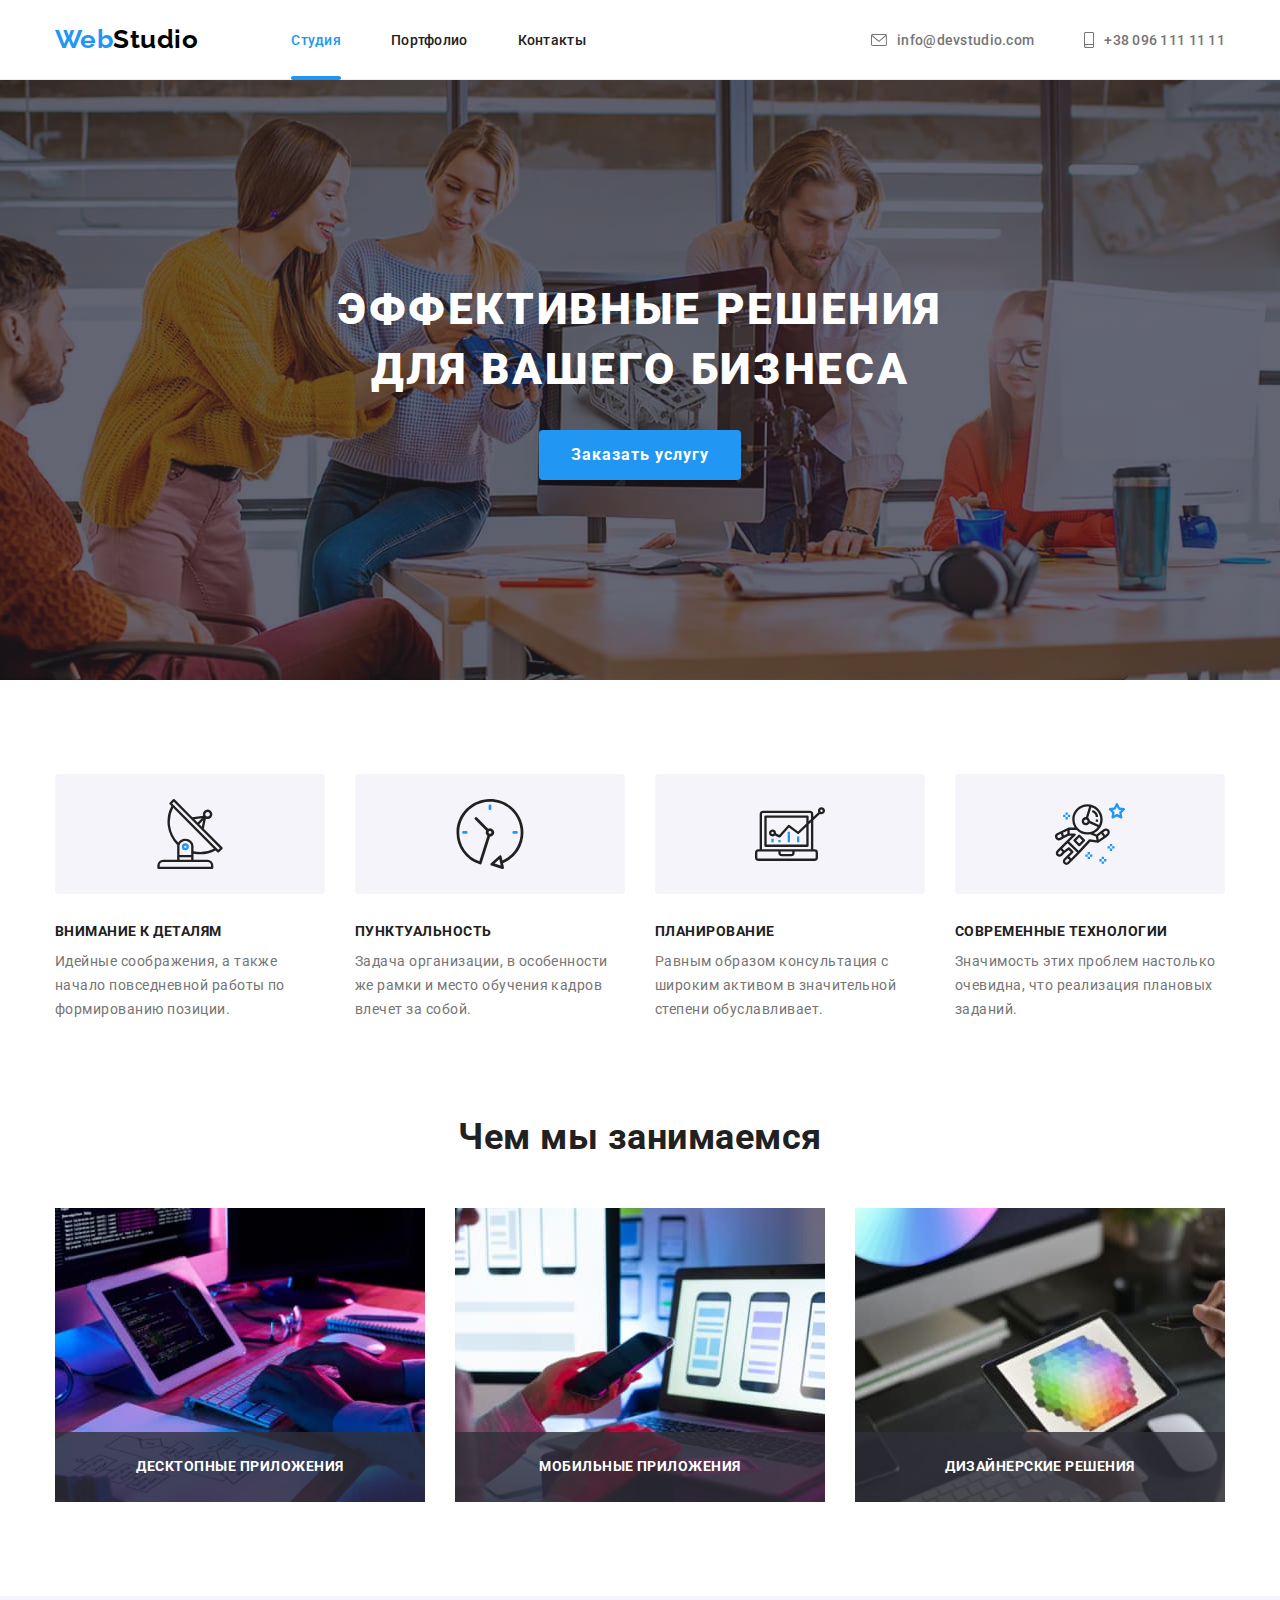
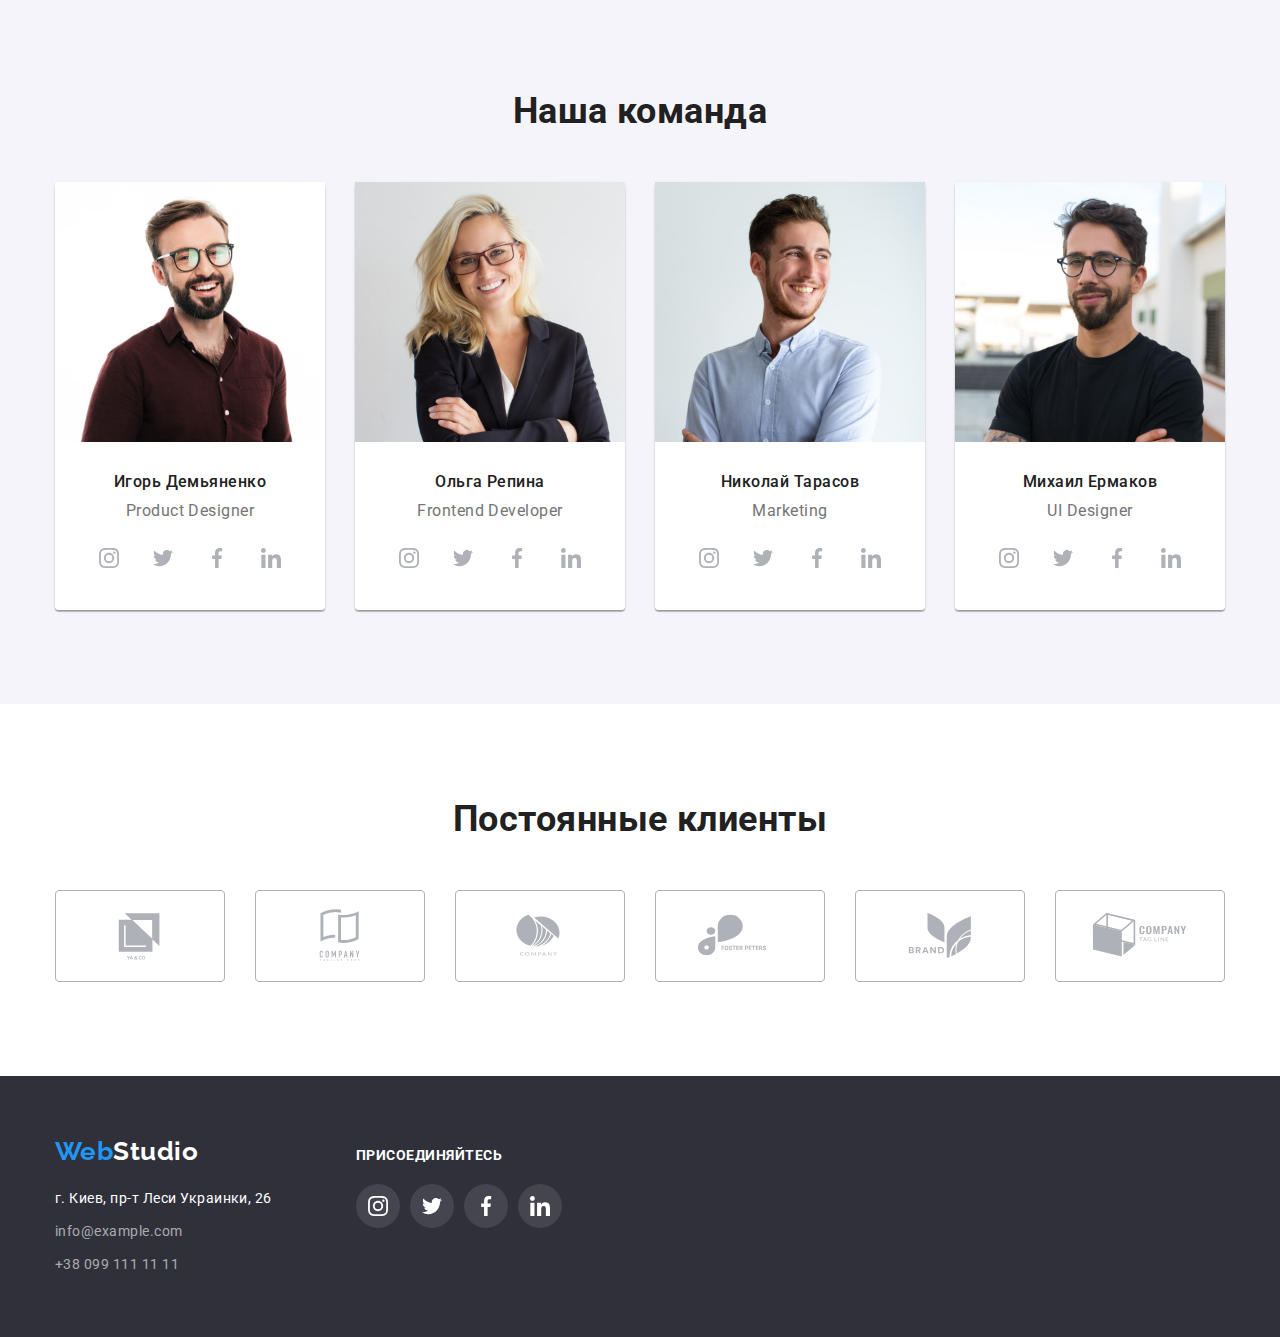
<file: index.html>
<!DOCTYPE html>
<html lang="ru">
<head>
    <meta charset="UTF-8">
    <meta http-equiv="X-UA-Compatible" content="IE=edge">
    <meta name="viewport" content="width=device-width, initial-scale=1.0">
    <title>Главная</title>
    <link rel="preconnect" href="https://fonts.gstatic.com">
    <link href="https://fonts.googleapis.com/css2?family=Raleway:wght@700&family=Roboto:wght@400;500;700;900&display=swap" rel="stylesheet">
    <link rel="stylesheet" href="./css/modern-normalize.css">
    <link rel="stylesheet" href="./css/styles.css">
</head>
<body>
    <!-- Верхняя панель -->   
    <header class="header"> 
        <div class="container">      
            <a href=" " class="header-logo"> <span class="logo-blue">Web</span>Studio</a>
            <nav>
                <ul class="header-nav">
                    <li class="header-nav-list"> <a href="./index.html " class="header-link-current">Студия</a> </li>
                    <li class="header-nav-list"> <a href="./portfolio.html" class="header-link">Портфолио</a> </li>
                    <li class="header-nav-list"> <a href=" " class="header-link">Контакты</a> </li>
                </ul>
            </nav>
                <ul class="header-address">
                    <li class="header-address-list"> 
                        <a href="mailto:info@devstudio.com" class="header-address-grey"> 
                            <svg class="icon-envelope" width="16" height="12">
                                <use href="./images/icons.svg#icon-envelope"></use>
                            </svg>
                        info@devstudio.com</a> 
                    </li>
                    <li class="header-address-list"> 
                        <a href="tel:+380961111111" class="header-address-grey">
                            <svg class="icon-smartphone" width="10" height="16">
                                <use href="./images/icons.svg#icon-smartphone"></use>
                            </svg>
                            +38 096 111 11 11</a> 
                    </li>
                </ul>
        </div>
    </header>   
    <!-- Контент -->
    <main class="studio">
        <!-- Эффективные решения -->
        <section class="studio-hero section">
            <div class="container">
                <h1 class="studio-title">Эффективные решения для вашего бизнеса</h1>
                <button type="button" class="button-orderservice" data-modal-open>Заказать услугу</button>
            </div>          
        </section>
        <!-- 4 пункта про нас -->
        <section class="studio-features section">
           <!-- <h2>Наши особенности</h2> -->
            <div class="container">
                <ul class="features-flex">
                    <li class="studio-list">
                        <div class="studio-list-icon">
                            <svg class="icon-feature" width="70" height="70">
                                <use href="./images/icons.svg#icon-antenna"></use>
                            </svg>
                        </div>
                        <h3 class="studio-item">Внимание к деталям</h3>
                        <p class="studio-text">Идейные соображения, а также начало повседневной работы по формированию позиции.</p>
                    </li>
                    <li class="studio-list">
                        <div class="studio-list-icon">
                            <svg class="icon-feature" width="70" height="70">
                                <use href="./images/icons.svg#icon-clock"></use>
                            </svg>
                        </div>
                        <h3 class="studio-item">Пунктуальность</h3>
                        <p class="studio-text">Задача организации, в особенности же рамки и место обучения кадров влечет за собой.</p>
                    </li>
                    <li class="studio-list">
                        <div class="studio-list-icon">
                            <svg class="icon-feature" width="70" height="70">
                                <use href="./images/icons.svg#icon-diagram"></use>
                            </svg>
                        </div>
                        <h3 class="studio-item">Планирование</h3>
                        <p class="studio-text">Равным образом консультация с широким активом в значительной степени обуславливает.</p>
                    </li>
                    <li class="studio-list">
                        <div class="studio-list-icon">
                            <svg class="icon-feature" width="70" height="70">
                                <use href="./images/icons.svg#icon-astronaut"></use>
                            </svg>
                        </div>
                        <h3 class="studio-item">Современные технологии</h3>
                        <p class="studio-text">Значимость этих проблем настолько очевидна, что реализация плановых заданий.</p>
                    </li>
                </ul>
            </div>
        </section>
        <!-- Чем мы занимаесмя -->
        <section class="studio-solutions section">
            <div class="container">
                <h2 class="studio-subtitle">Чем мы занимаемся</h2>
                    <ul class="solution-flex">
                        <li class="studio-image">
                            <img src="./images/doing1.jpg" alt="фото решений для ПК" width="370" />
                            <p class="studio-solution-text">Десктопные приложения</p>
                        </li>
                        <li class="studio-image">
                            <img src="./images/doing2.jpg" alt="фото решений для мобильных телефонов" width="370" />
                            <p class="studio-solution-text">Мобильные приложения</p>
                        </li>
                        <li class="studio-image">
                            <img src="./images/doing3.jpg" alt="фото решений для планшетов" width="370" />
                            <p class="studio-solution-text">Дизайнерские решения</p>
                        </li>
                    </ul>
            </div>
        </section>
        <!-- Наша команда-->
        <section class="studio-team section">
            <div class="container">
                <h2 class="studio-subtitle">Наша команда</h2>
                    <ul class="team-flex">
                        <li class="team-photocard">
                            <img src="./images/igor.jpg" alt="фото Игорь Демьяненко" width="270" /> 
                                <div class="team-text">
                                    <h3 class="team">Игорь Демьяненко</h3>
                                    <p class="team-position">Product Designer</p>
                                    <ul class=icon-social-flex>
                                        <li class="icon-social-list">
                                            <a href="" class="icon-social-link">
                                                <svg class="icon-social" width="20" height="20">
                                                    <use href="./images/icons.svg#icon-instagram"></use>
                                                </svg>
                                            </a>
                                        </li>
                                        <li class="icon-social-list">
                                            <a href="" class="icon-social-link">
                                                <svg class="icon-social" width="20" height="20">
                                                    <use href="./images/icons.svg#icon-twitter"></use>
                                                </svg>
                                            </a>
                                        </li>
                                        <li class="icon-social-list">
                                            <a href="" class="icon-social-link">
                                                <svg class="icon-social" width="20" height="20">
                                                    <use href="./images/icons.svg#icon-facebook"></use>
                                                </svg>
                                            </a>
                                        </li>
                                        <li class="icon-social-list">
                                            <a href="" class="icon-social-link">
                                                <svg class="icon-social" width="20" height="20">
                                                    <use href="./images/icons.svg#icon-linkedin"></use>
                                                </svg>
                                            </a>
                                        </li>
                                    </ul>
                                </div>
                        </li>
                        <li class="team-photocard">
                            <img src="./images/olga.jpg" alt="фото Ольга Репина" width="270" /> 
                                <div class="team-text">
                                    <h3 class="team">Ольга Репина</h3>
                                    <p class="team-position">Frontend Developer</p>
                                    <ul class=icon-social-flex>
                                        <li class="icon-social-list">
                                            <a href="" class="icon-social-link">
                                                <svg class="icon-social" width="20" height="20">
                                                    <use href="./images/icons.svg#icon-instagram"></use>
                                                </svg>
                                            </a>
                                        </li>
                                        <li class="icon-social-list">
                                            <a href="" class="icon-social-link">
                                                <svg class="icon-social" width="20" height="20">
                                                    <use href="./images/icons.svg#icon-twitter"></use>
                                                </svg>
                                            </a>
                                        </li>
                                        <li class="icon-social-list">
                                            <a href="" class="icon-social-link">
                                                <svg class="icon-social" width="20" height="20">
                                                    <use href="./images/icons.svg#icon-facebook"></use>
                                                </svg>
                                            </a>
                                        </li>
                                        <li class="icon-social-list">
                                            <a href="" class="icon-social-link">
                                                <svg class="icon-social" width="20" height="20">
                                                    <use href="./images/icons.svg#icon-linkedin"></use>
                                                </svg>
                                            </a>
                                        </li>
                                    </ul>
                                </div>
                        </li>
                        <li class="team-photocard">
                            <img src="./images/nicholas.jpg" alt="фото Николай Тарасов" width="270" /> 
                                <div class="team-text">       
                                    <h3 class="team">Николай Тарасов</h3>
                                    <p class="team-position">Marketing</p>
                                    <ul class=icon-social-flex>
                                        <li class="icon-social-list">
                                            <a href="" class="icon-social-link">
                                                <svg class="icon-social" width="20" height="20">
                                                    <use href="./images/icons.svg#icon-instagram"></use>
                                                </svg>
                                            </a>
                                        </li>
                                        <li class="icon-social-list">
                                            <a href="" class="icon-social-link">
                                                <svg class="icon-social" width="20" height="20">
                                                    <use href="./images/icons.svg#icon-twitter"></use>
                                                </svg>
                                            </a>
                                        </li>
                                        <li class="icon-social-list">
                                            <a href="" class="icon-social-link">
                                                <svg class="icon-social" width="20" height="20">
                                                    <use href="./images/icons.svg#icon-facebook"></use>
                                                </svg>
                                            </a>
                                        </li>
                                        <li class="icon-social-list">
                                            <a href="" class="icon-social-link">
                                                <svg class="icon-social" width="20" height="20">
                                                    <use href="./images/icons.svg#icon-linkedin"></use>
                                                </svg>
                                            </a>
                                        </li>
                                    </ul>
                                </div> 
                        </li>
                        <li class="team-photocard">
                            <img src="./images/michail.jpg" alt="фото Михаил Ермаков" width="270" /> 
                                <div class="team-text">
                                    <h3 class="team">Михаил Ермаков</h3>
                                    <p class="team-position">UI Designer</p>
                                    <ul class=icon-social-flex>
                                        <li class="icon-social-list">
                                            <a href="" class="icon-social-link">
                                                <svg class="icon-social" width="20" height="20">
                                                    <use href="./images/icons.svg#icon-instagram"></use>
                                                </svg>
                                            </a>
                                        </li>
                                        <li class="icon-social-list">
                                            <a href="" class="icon-social-link">
                                                <svg class="icon-social" width="20" height="20">
                                                    <use href="./images/icons.svg#icon-twitter"></use>
                                                </svg>
                                            </a>
                                        </li>
                                        <li class="icon-social-list">
                                            <a href="" class="icon-social-link">
                                                <svg class="icon-social" width="20" height="20">
                                                    <use href="./images/icons.svg#icon-facebook"></use>
                                                </svg>
                                            </a>
                                        </li>
                                        <li class="icon-social-list">
                                            <a href="" class="icon-social-link">
                                                <svg class="icon-social" width="20" height="20">
                                                    <use href="./images/icons.svg#icon-linkedin"></use>
                                                </svg>
                                            </a>
                                        </li>
                                    </ul>
                                </div> 
                        </li>
                    </ul>
            </div>
        </section>
             <!-- Постоянные клиенты-->
        <section  class="section">
            <div class="container">
                <h2 class="studio-subtitle">Постоянные клиенты</h2>
                    <ul class="client-flex">
                        <li class="client-margin">
                            <a href="" class="icon-clien-border">
                                <svg class="icon-client" width="106" height="60">
                                    <use href="./images/icons.svg#icon-client1"></use>
                                </svg>
                            </a>
                        </li>
                        <li class="client-margin">
                            <a href="" class="icon-clien-border">
                                <svg class="icon-client" width="106" height="60">
                                    <use href="./images/icons.svg#icon-client2"></use>
                                </svg>
                            </a>
                        </li>
                        <li class="client-margin">
                            <a href="" class="icon-clien-border">
                                <svg class="icon-client" width="106" height="60">
                                    <use href="./images/icons.svg#icon-client3"></use>
                                </svg>
                            </a>
                        </li>
                        <li class="client-margin">
                            <a href="" class="icon-clien-border">
                                <svg class="icon-client" width="106" height="60">
                                    <use href="./images/icons.svg#icon-client4"></use>
                                </svg>
                            </a>
                        </li>
                        <li class="client-margin">
                            <a href="" class="icon-clien-border">
                                <svg class="icon-client" width="106" height="60">
                                    <use href="./images/icons.svg#icon-client5"></use>
                                </svg>
                            </a>
                        </li>
                        <li class="client-margin">
                            <a href="" class="icon-clien-border">
                                <svg class="icon-client" width="106" height="60">
                                    <use href="./images/icons.svg#icon-client6"></use>
                                </svg>
                            </a>
                        </li>
                    </ul>

            </div>
        </section>
    </main>
    <!-- Нижняя панель -->
    <footer class="footer">
        <div class="container footer-flex">
            <div>
                <a href=" " class="footer-logo"><span class="logo-blue">Web</span>Studio</a>
                <address>
                    <ul class="footer-address">
                        <li class="footer-list">г. Киев, пр-т Леси Украинки, 26</li>
                        <li class="footer-list"> <a href="mailto:info@example.com" class="footer-address-white">info@example.com</a> </li>
                        <li class="footer-list"> <a href="tel:+380991111111" class="footer-address-white">+38 099 111 11 11</a> </li>
                    </ul>
                </address>
            </div>
            <div>
                <p class="footer-appeal">присоединяйтесь</p>
                <ul class=footer-icon-social-flex>
                    <li class="footer-icon-social-list">
                        <a href="" class="footer-icon-social-link">
                            <svg class="footer-icon-social" width="20" height="20">
                                <use href="./images/icons.svg#icon-instagram"></use>
                            </svg>
                        </a>
                    </li>
                    <li class="footer-icon-social-list">
                        <a href="" class="footer-icon-social-link">
                            <svg class="footer-icon-social" width="20" height="20">
                                <use href="./images/icons.svg#icon-twitter"></use>
                            </svg>
                        </a>
                    </li>
                    <li class="footer-icon-social-list">
                        <a href="" class="footer-icon-social-link">
                            <svg class="footer-icon-social" width="20" height="20">
                                <use href="./images/icons.svg#icon-facebook"></use>
                            </svg>
                        </a>
                    </li>
                    <li class="footer-icon-social-list">
                        <a href="" class="footer-icon-social-link">
                            <svg class="footer-icon-social" width="20" height="20">
                                <use href="./images/icons.svg#icon-linkedin"></use>
                            </svg>
                        </a>
                    </li>
                </ul>
            </div>  
        </div>
    </footer> 
    <!-- Модальное окно -->
    <div class="backdrop is-hidden" data-modal>
        <div class="modal">
            <p></p>
            <button class="button-close-modal" data-modal-close>
                <svg class="icon-cross" width="18" height="18">
                    <use href="./images/icons.svg#icon-cross"></use>
                </svg>
            </button>
        </div>
</div>  
    <script src="./js/modal.js"></script>
</body>
</html>
</file>
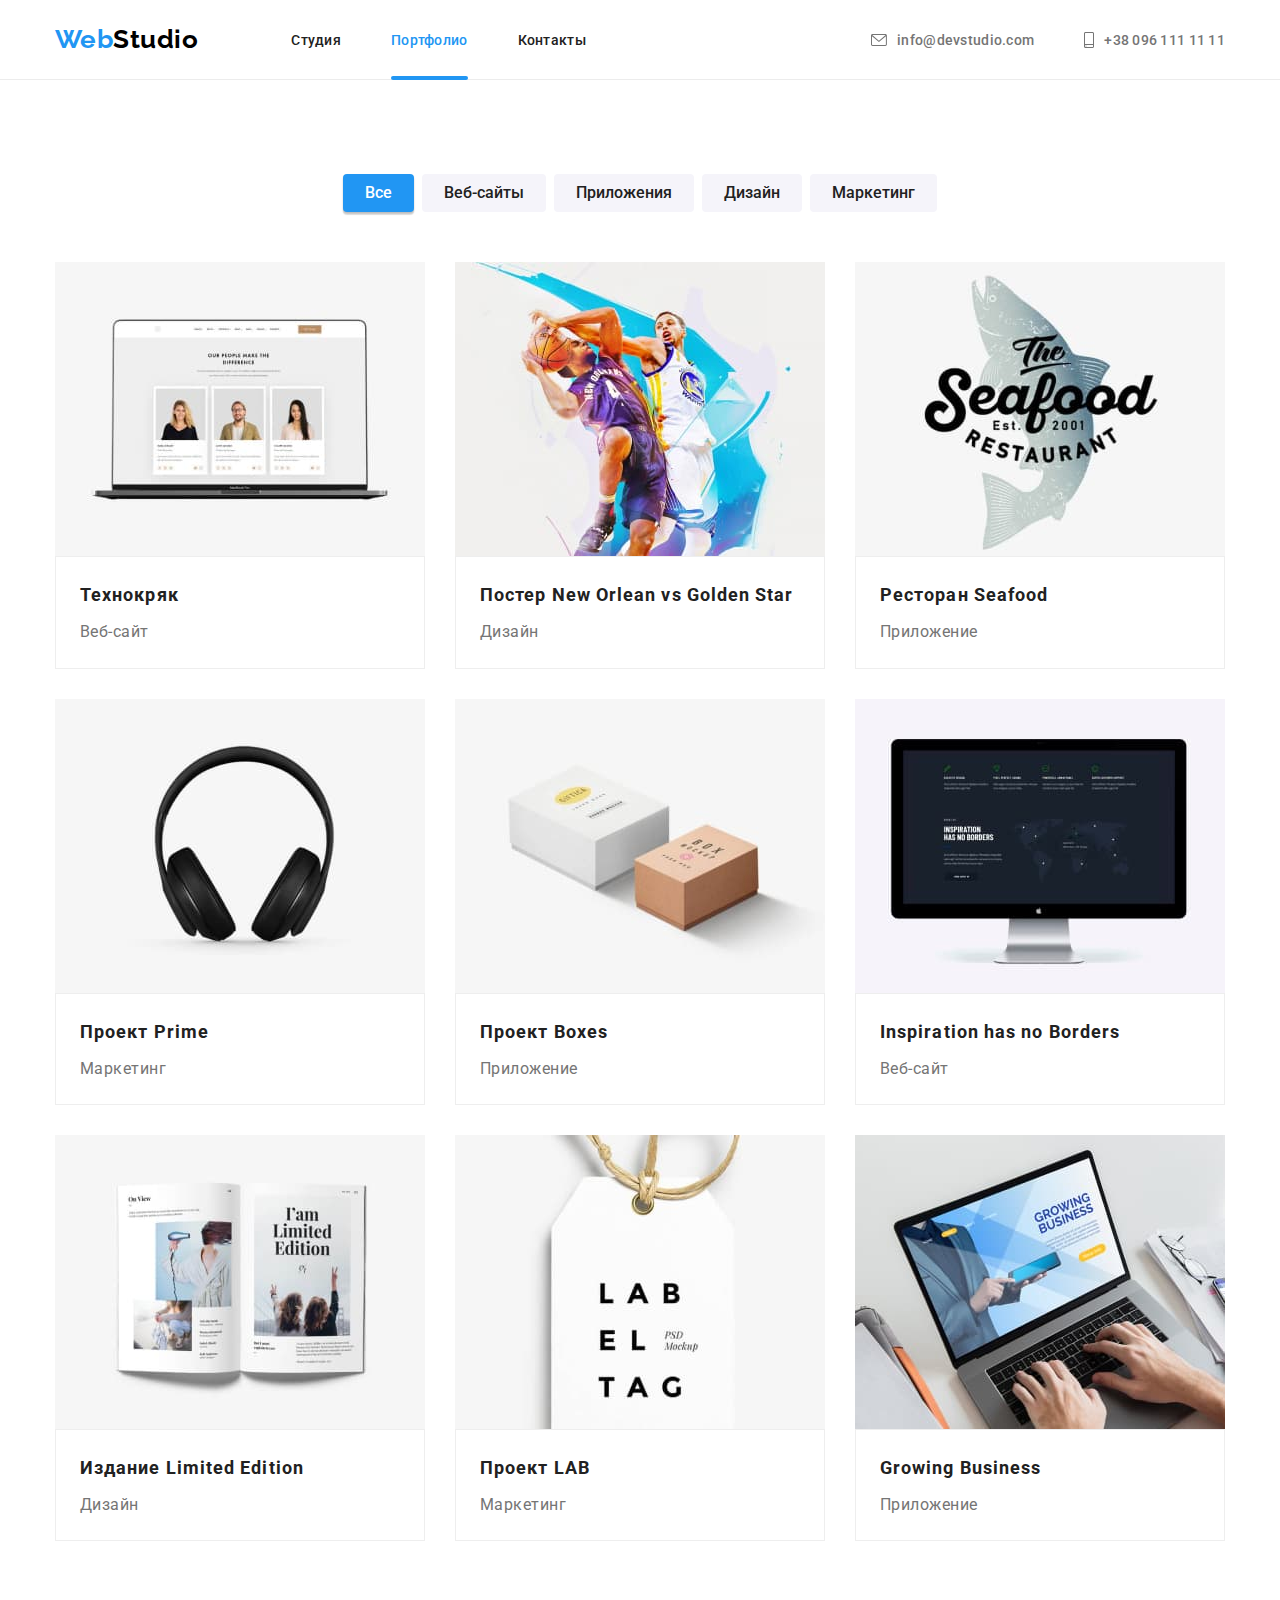
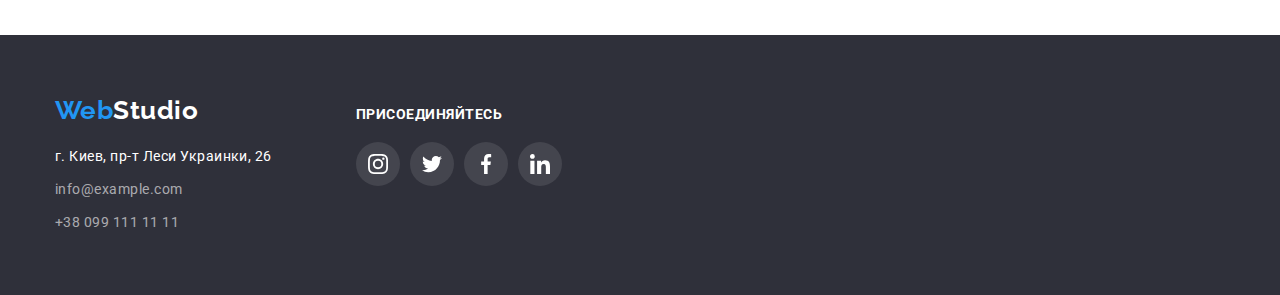
<file: portfolio.html>
<!DOCTYPE html>
<html lang="ru">
<head>
    <meta charset="UTF-8">
    <meta http-equiv="X-UA-Compatible" content="IE=edge">
    <meta name="viewport" content="width=device-width, initial-scale=1.0">
    <title>Портфолио</title>
    <link rel="preconnect" href="https://fonts.gstatic.com">
    <link href="https://fonts.googleapis.com/css2?family=Raleway:wght@700&family=Roboto:wght@400;500;700;900&display=swap" rel="stylesheet">    
    <link rel="stylesheet" href="./css/modern-normalize.css">
    <link rel="stylesheet" href="./css/styles.css">
</head>
<body>
    <!-- Верхняя панель -->
    <header class="header"> 
        <div class="container">      
            <a href=" " class="header-logo"> <span class="logo-blue">Web</span>Studio</a>
            <nav>
                <ul class="header-nav">
                    <li class="header-nav-list"> <a href="./index.html " class="header-link">Студия</a> </li>
                    <li class="header-nav-list"> <a href="./portfolio.html" class="header-link-current">Портфолио</a> </li>
                    <li class="header-nav-list"> <a href=" " class="header-link">Контакты</a> </li>
                </ul>
            </nav>
                <ul class="header-address">
                    <li class="header-address-list"> 
                        <a href="mailto:info@devstudio.com" class="header-address-grey"> 
                            <svg class="icon-envelope" width="16" height="12">
                                <use href="./images/icons.svg#icon-envelope"></use>
                            </svg>
                        info@devstudio.com</a> 
                    </li>
                    <li class="header-address-list"> 
                        <a href="tel:+380961111111" class="header-address-grey">
                            <svg class="icon-smartphone" width="10" height="16">
                                <use href="./images/icons.svg#icon-smartphone"></use>
                            </svg>
                            +38 096 111 11 11</a> 
                    </li>
                </ul>
        </div>
    </header>     
    <!-- Контент -->
    <main class="portfolio">
    <!-- <h1>Портфолио</h1>-->
        <section class="portfolio-works section"> 
            <!-- Кнопки на примеры работ-->
           <div class="container">
                <ul class="porfolio-nav">
                    <li> <button type="button" class="button-portfolio-current">Все</button>
                    <li> <button type="button" class="button-portfolio">Веб-сайты</button> 
                    <li> <button type="button" class="button-portfolio">Приложения</button> 
                    <li> <button type="button" class="button-portfolio">Дизайн</button>  
                    <li> <button type="button" class="button-portfolio">Маркетинг</button>          
                </ul>
           </div>
          <!-- <h2>Примеры работ</h2> -->
           <div class="container">
                <ul class="portfolio-project">
                    <li class="porfolio-card">
                        <a href="" class="porfolio-card-hover">
                            <div class="portfolio-overlay-image">
                                <img src="./images/portfolio/technokryak.jpg" alt="фото Технокряк" width="370" />  
                                <div class="portfolio-overlay">
                                    <p class="portfolio-overlay-text">Технокряк это современная площадка распространения коронавируса. Компании используют эту платформу для цифрового шпионажа и атак на защищённые сервера конкурентов.</p>
                                </div>
                            </div>                
                            <div class="portfolio-text">
                                    <h3 class="portfolio-item">Технокряк</h3>
                                    <p class="portfolio-form">Веб-сайт</p>
                            </div>
                        </a>
                    </li>
                    <li class="porfolio-card">
                        <a href="" class="porfolio-card-hover">
                            <div class="portfolio-overlay-image">
                                <img src="./images/portfolio/star.jpg" alt="фото Постер New Orlean vs Golden Star" width="370" /> 
                                    <div class="portfolio-overlay">
                                        <p class="portfolio-overlay-text">Технокряк это современная площадка распространения коронавируса. Компании используют эту платформу для цифрового шпионажа и атак на защищённые сервера конкурентов.</p>
                                    </div>
                            </div>    
                            <div class="portfolio-text">
                                    <h3 class="portfolio-item">Постер New Orlean vs Golden Star</h3>
                                    <p class="portfolio-form">Дизайн</p>
                                </div>
                        </a>
                    </li>
                    <li class="porfolio-card">
                        <a href="" class="porfolio-card-hover">
                            <div class="portfolio-overlay-image">
                                <img src="./images/portfolio/seafood.jpg" alt="фото Ресторан Seafood" width="370" /> 
                                    <div class="portfolio-overlay">
                                        <p class="portfolio-overlay-text">Технокряк это современная площадка распространения коронавируса. Компании используют эту платформу для цифрового шпионажа и атак на защищённые сервера конкурентов.</p>
                                    </div>
                            </div>    
                            <div class="portfolio-text">
                                    <h3 class="portfolio-item">Ресторан Seafood</h3>
                                    <p class="portfolio-form">Приложение</p>
                                </div>
                        </a>
                    </li>
                    <li class="porfolio-card">
                        <a href="" class="porfolio-card-hover">
                            <div class="portfolio-overlay-image">
                                <img src="./images/portfolio/prime.jpg" alt="фото Проект Prime" width="370" /> 
                                    <div class="portfolio-overlay">
                                        <p class="portfolio-overlay-text">Технокряк это современная площадка распространения коронавируса. Компании используют эту платформу для цифрового шпионажа и атак на защищённые сервера конкурентов.</p>
                                    </div>    
                            </div>    
                            <div class="portfolio-text">
                                    <h3 class="portfolio-item">Проект Prime</h3>
                                    <p class="portfolio-form">Маркетинг</p>
                            </div>
                        </a>
                    </li>
                    <li class="porfolio-card">
                        <a href="" class="porfolio-card-hover">
                            <div class="portfolio-overlay-image">
                                <img src="./images/portfolio/boxes.jpg" alt="фото Проект Boxes" width="370" /> 
                                    <div class="portfolio-overlay">
                                        <p class="portfolio-overlay-text">Технокряк это современная площадка распространения коронавируса. Компании используют эту платформу для цифрового шпионажа и атак на защищённые сервера конкурентов.</p>
                                    </div>    
                            </div>    
                            <div class="portfolio-text">
                                    <h3 class="portfolio-item">Проект Boxes</h3>
                                    <p class="portfolio-form">Приложение</p>
                            </div>
                        </a>
                    </li>
                    <li class="porfolio-card">
                        <a href="" class="porfolio-card-hover">
                            <div class="portfolio-overlay-image">
                                <img src="./images/portfolio/borders.jpg" alt="фото Inspiration has no Borders" width="370" /> 
                                    <div class="portfolio-overlay">
                                        <p class="portfolio-overlay-text">Технокряк это современная площадка распространения коронавируса. Компании используют эту платформу для цифрового шпионажа и атак на защищённые сервера конкурентов.</p>
                                    </div>
                            </div>    
                            <div class="portfolio-text">
                                    <h3 class="portfolio-item">Inspiration has no Borders</h3>
                                    <p class="portfolio-form">Веб-сайт</p>
                            </div>
                        </a>
                    </li>
                    <li class="porfolio-card">
                        <a href="" class="porfolio-card-hover">
                            <div class="portfolio-overlay-image">
                                <img src="./images/portfolio/edition.jpg" alt="фото Издание Limited Edition" width="370" /> 
                                    <div class="portfolio-overlay">
                                        <p class="portfolio-overlay-text">Технокряк это современная площадка распространения коронавируса. Компании используют эту платформу для цифрового шпионажа и атак на защищённые сервера конкурентов.</p>
                                    </div>
                            </div>    
                            <div class="portfolio-text">
                                    <h3 class="portfolio-item">Издание Limited Edition</h3>
                                    <p class="portfolio-form">Дизайн</p>
                            </div> 
                        </a>
                    </li>
                    <li class="porfolio-card">
                        <a href="" class="porfolio-card-hover">
                            <div class="portfolio-overlay-image">
                                <img src="./images/portfolio/lab.jpg" alt="фото Проект LAB" width="370" /> 
                                    <div class="portfolio-overlay">
                                        <p class="portfolio-overlay-text">Технокряк это современная площадка распространения коронавируса. Компании используют эту платформу для цифрового шпионажа и атак на защищённые сервера конкурентов.</p>
                                    </div>
                            </div>    
                            <div class="portfolio-text">
                                    <h3 class="portfolio-item">Проект LAB</h3>
                                    <p class="portfolio-form">Маркетинг</p>
                            </div>
                        </a>
                    </li>
                    <li class="porfolio-card">
                        <a href="" class="porfolio-card-hover">
                            <div class="portfolio-overlay-image">
                                <img src="./images/portfolio/business.jpg" alt="фото Growing Business" width="370" /> 
                                    <div class="portfolio-overlay">
                                        <p class="portfolio-overlay-text">Технокряк это современная площадка распространения коронавируса. Компании используют эту платформу для цифрового шпионажа и атак на защищённые сервера конкурентов.</p>
                                    </div>
                            </div>    
                            <div class="portfolio-text">
                                    <h3 class="portfolio-item">Growing Business</h3>
                                    <p class="portfolio-form">Приложение</p>
                            </div>
                        </a>
                    </li>
                </ul>
           </div>
        </section>
    </main>
     <!-- Нижняя панель -->
     <footer class="footer">
        <div class="container footer-flex">
            <div>
                <a href=" " class="footer-logo"><span class="logo-blue">Web</span>Studio</a>
                <address>
                    <ul class="footer-address">
                        <li class="footer-list">г. Киев, пр-т Леси Украинки, 26</li>
                        <li class="footer-list"> <a href="mailto:info@example.com" class="footer-address-white">info@example.com</a> </li>
                        <li class="footer-list"> <a href="tel:+380991111111" class="footer-address-white">+38 099 111 11 11</a> </li>
                    </ul>
                </address>
            </div>
            <div>
                <p class="footer-appeal">присоединяйтесь</p>
                <ul class=footer-icon-social-flex>
                    <li class="footer-icon-social-list">
                        <a href="" class="footer-icon-social-link">
                            <svg class="footer-icon-social" width="20" height="20">
                                <use href="./images/icons.svg#icon-instagram"></use>
                            </svg>
                        </a>
                    </li>
                    <li class="footer-icon-social-list">
                        <a href="" class="footer-icon-social-link">
                            <svg class="footer-icon-social" width="20" height="20">
                                <use href="./images/icons.svg#icon-twitter"></use>
                            </svg>
                        </a>
                    </li>
                    <li class="footer-icon-social-list">
                        <a href="" class="footer-icon-social-link">
                            <svg class="footer-icon-social" width="20" height="20">
                                <use href="./images/icons.svg#icon-facebook"></use>
                            </svg>
                        </a>
                    </li>
                    <li class="footer-icon-social-list">
                        <a href="" class="footer-icon-social-link">
                            <svg class="footer-icon-social" width="20" height="20">
                                <use href="./images/icons.svg#icon-linkedin"></use>
                            </svg>
                        </a>
                    </li>
                </ul>
            </div>  
        </div>
    </footer>   
</body>
</html>
</file>
<file: css/styles.css>
/* Переменные */
:root {
    --black-color-text: #212121;
    --black-color: #000000;
    --white-color: #FFFFFF;
    --blue-color-text: #2196F3;
    --grey-color-text: #757575;
    --grey-color-icon: #AFB1B8;
    --black-background-color: #2F303A;
    --grey-background-color: #F5F4FA;
    --main-font: 'Roboto', sans-serif;
    --accent-font: 'Raleway', sans-serif;
    --timing-function: cubic-bezier(0.4, 0, 0.2, 1);
}
/* Общие стили */
body {
    font-family: var(--main-font);
    color: var(--black-color-text);
    background-color: var(--white-color);
    letter-spacing: 0.03em;
    margin: 0;
}
ul {
    list-style: none;
    margin-top: 0;
    margin-bottom: 0;
    padding: 0;
}
h1,
h2,
h3,
h4,
h5,
h6,
p {
  margin: 0;
}
img {
    display: block;
    max-width: 100%;
    height: auto;
}
.container {
    width: 1200px;
    margin: 0 auto;
    padding: 0 15px;
}
.section {
    padding-top: 94px;
    padding-bottom: 94px;
}
/* Стили верхней панели */
.header {
    border-bottom: 1px solid #ECECEC;
}
.header .container{
    display: flex;
    align-items: center;
}
.header-logo {
    display: inline-block;
    margin-right: 93px;
    padding-top: 24px;
    padding-bottom: 25px;
    text-decoration: none;
    font-family: var(--accent-font);
    font-weight: 700;
    font-size: 26px;
    line-height: 1.17;
    color: var(--black-color);
}
.header-nav,
.header-address {
    display: flex;
    font-weight: 500;
    font-size: 14px;
    line-height: 1.17;
}
.header-nav .header-nav-list:not(:last-child),
.header-address .header-address-list:not(:last-child) {
    margin-right: 50px;
}
.header-address {
    margin-left: auto;
}
.header-link,
.header-link-current,
.header-address-grey {
    display: block;
    padding-top: 32px;
    padding-bottom: 31px;
    text-decoration: none;
    letter-spacing: 0.02em;
    font-family: inherit;
    color: inherit;
    transition: color 250ms var(--timing-function);
}
.header-address-grey {
    display: flex;
    justify-content: center;
    align-items: center;
    color: var(--grey-color-text);
}
.logo-blue,
.header-link:hover,
.header-link:focus,
.header-address-grey:hover,
.header-address-grey:focus,
.header .header-link-current {
    color: var(--blue-color-text);
}
.header-link-current {
    position: relative;
}
.header-link-current::after {
    content: "";
    display: block;
    position: absolute;
    margin-top: 28px;
    width: 100%;
    height: 4px;
    background-color: var(--blue-color-text);
    border-radius: 2px;
}
.icon-envelope,
.icon-smartphone {
    fill: currentColor;
    margin-right: 10px;
}
.icon-envelope:hover,
.icon-envelope:focus,
.icon-smartphone:hover
.icon-smartphone:focus {
    fill: currentColor;
}
/*  Стили контента */
/* Кнопки - pointer, шрифт, цветт,тени*/
.button-orderservice {
    display: inline-block;
    padding: 10px 32px;
    box-shadow: 0px 4px 4px rgba(0, 0, 0, 0.15);
    border-radius: 4px;
    min-width: 200px;
    text-align: center;
    border: none;
    cursor: pointer;
    font-family: inherit;
    font-weight: 700;
    font-size: 16px;
    line-height: 1.88;
    letter-spacing: 0.06em; 
    color: var(--white-color);
    background-color: var( --blue-color-text);
    transition: color 250ms var(--timing-function),
    background-color 250ms var(--timing-function),
    box-shadow 250ms var(--timing-function);
}
.button-orderservice:hover,
.button-orderservice:focus {
    color: var(--white-color);
    background-color: #188CE8;
    box-shadow: 0px 4px 4px rgba(0, 0, 0, 0.15);
}
.button-close-modal {
    padding: 0;
    display: flex;
    justify-content: center;
    align-items: center;
    border: 1px solid rgba(0, 0, 0, 0.1);
    border-radius: 50%;
    width: 30px;
    height: 30px;
    background-color: inherit;
    cursor: pointer;
    margin-left: auto;
}
.icon-cross {
    display: flex;
    justify-content: center;
    align-items: center;
}
.button-portfolio-current,
.button-portfolio {
    display: inline-block;
    text-align: center;
    padding: 6px 22px;
    border-radius: 4px;
    border: none;
    cursor: pointer;
    font-family: inherit;
    font-weight: 500;
    font-size: 16px;
    line-height: 1.63;
    color: var(--black-color-text);
    background-color: var(--grey-background-color);
    transition: color 250ms var(--timing-function),
    background-color 250ms var(--timing-function),
    box-shado 250ms var(--timing-function);
}
.button-portfolio-current,
.button-portfolio:hover,
.button-portfolio:focus {
    color: var(--white-color);
    background-color: var( --blue-color-text);
    box-shadow: 0px 2px 2px rgba(0, 0, 0, 0.12), 
    0px 1px 2px rgba(0, 0, 0, 0.08),
    0px 3px 1px rgba(0, 0, 0, 0.1);
}
/* Стили основного контента Студия*/
.studio-hero {
    padding-top: 200px;
    padding-bottom: 200px;
    text-align: center;
    background-color: 1600px var(--black-background-color);
    background-image: linear-gradient(rgba(47, 48, 58, 0.4), rgba(47, 48, 58, 0.4)), url(../images/hero-background.jpg);
    background-repeat: no-repeat;
    background-position: center;
    background-size: 1600px;
}
.studio-title {
    margin: 0px auto 30px;
    width: 696px;
    font-weight: 900;
    font-size: 44px;
    line-height: 1.36;
    letter-spacing: 0.06em;
    color: var(--white-color);
    text-transform: uppercase;
}
.features-flex {
    display: flex;
}
.studio-list{
    width: 270px;
}
.studio-list:not(:last-child) {
    margin-right: 30px;
}
.studio-list-icon {
    display: flex;
    justify-content: center;
    align-items: center;
    width: 270px; 
    height: 120px;
    margin-bottom: 30px;
    background-color: var(--grey-background-color);
    border-radius: 4px;
}
.studio-item {
    margin-bottom: 10px;
    font-weight: 700;
    font-size: 14px;
    line-height: 1.14;
    text-transform: uppercase;
}
.studio-text {
    font-size: 14px;
    line-height: 1.714;
    color: var(--grey-color-text)
}
.studio-solutions {
    padding-top: 0;
}
.studio-subtitle {
    margin: 0px auto 50px;
    width: 390px;
    font-weight: 700;
    font-size: 36px;
    line-height: 1.17;
    text-align: center;
}
.solution-flex {
    display: flex;
}
.studio-image:not(:last-child) {
    margin-right: 30px;
}
.studio-image {
    position: relative;
}
.studio-solution-text {
    position: absolute;
    bottom: 0;
    left: 0;
    width: 100%;
    height: 70px;
    display: flex;
    justify-content: center;
    align-items: center;
    background-color: rgba(47, 48, 58, 0.8);
    color: var(--white-color);
    font-weight: 700;
    font-size: 14px;
    line-height: 1.14;
    text-align: center;
    text-transform: uppercase;
}
.studio-team {
    background-color: var(--grey-background-color);
}
.team-flex {
    display: flex;
}
.team-photocard:not(:last-child) {
    margin-right: 30px;
}
.team-photocard {
    box-shadow: 0px 2px 1px rgba(0, 0, 0, 0.2), 
    0px 1px 1px rgba(0, 0, 0, 0.14),
    0px 1px 3px rgba(0, 0, 0, 0.12);
    border-radius: 4px;
}
.team-text {
    text-align: center;
    padding: 30px 32px;
    border-bottom-left-radius: 4px;
    border-bottom-right-radius: 4px;
    background-color: var( --white-color);
}
.team {
    margin-bottom: 10px;
    font-weight: 500;
    font-size: 16px;
    line-height: 1.19;
}
.team-position {
    margin-bottom: 16px;
    font-size: 16px;
    line-height: 1.19;
    color: var(--grey-color-text)
}
.icon-social-flex {
    display: flex;
    justify-content: center;
    align-items: center;
}
.icon-social-list:not(:last-child) {
    margin-right: 10px;
}
.icon-social-link {
    display: flex;
    justify-content: center;
    align-items: center;
    width: 44px;
    height: 44px;
    border-radius: 50%;
    color: var(--grey-color-icon);
    transition: color 250ms var(--timing-function),
    background-color 250ms var(--timing-function);
}
.icon-social {
    display: flex;
    justify-content: center;
    align-items: center;
    fill: currentColor;
}
.icon-social-link:hover,
.icon-social-link:focus {
    background-color: var( --blue-color-text);
    color: var(--white-color);
}
.icon-social:hover,
.icon-social:focus {
    fill: currentColor;
}
.client-flex { 
    display: flex;
}
.client-margin:not(:last-child) {
    margin-right: 30px;
}
.icon-clien-border {
    display: flex;
    justify-content: center;
    align-items: center;
    width: 170px;
    height: 92px;
    color: var(--grey-color-icon);
    border: 1px solid var(--grey-color-icon);
    border-radius: 4px;
    transition: color 250ms var(--timing-function),
    border 250ms var(--timing-function);
}
.icon-client {
    fill: currentColor;
}
.icon-clien-border:hover,
.icon-clien-border:focus {
    color: var(--blue-color-text);
    border: 1px solid var(--blue-color-text);
}
.icon-client:hover,
.icon-client:focus {
    fill: currentColor;
}
/* Модальное окно */
.backdrop {
    position: fixed;
    top: 0;
    left: 0;
    width: 100%;
    height: 100%;
    background-color: rgba(0, 0, 0, 0.2);
}
.backdrop.is-hidden {
    opacity: 0;
    visibility: hidden;
    pointer-events: none;
    transition: 400ms Var(--timing-function); 
}
.backdrop.is-hidden .modal {
    transform: translate(-50%, -50%) scale(0.5);
}

.modal {
    position: absolute;
    top: 50%;
    left:50%;
    transform: translate(-50%, -50%) scale(1);
    transition: transform 400ms Var(--timing-function);
    height: 581px;
    width: 528px;
    padding: 8px;
    border-radius: 4px;
    background-color: var(--white-color);
    box-shadow: 0px 1px 3px rgba(0, 0, 0, 0.12), 
    0px 1px 1px rgba(0, 0, 0, 0.14), 
    0px 2px 1px rgba(0, 0, 0, 0.2);  
}
/* Стили основного контента Портфолио*/
.porfolio-nav {
    display: flex;
    justify-content: center;
    margin-bottom: 50px;
}
.porfolio-nav > li:not(:last-child) {
    margin-right: 8px;
}
.portfolio-project {
    display: flex;
    flex-wrap: wrap;
}
.portfolio-project > .porfolio-card:not(:nth-child(3n)) {
    margin-right: 30px;
}
.portfolio-project > .porfolio-card:not(:nth-last-child(-n + 3)) {
    margin-bottom: 30px;
}
.portfolio-overlay-image {
    position: relative;
    overflow: hidden;
    transition: transform  250ms var(--timing-function);
}
.portfolio-overlay {
    position: absolute;
    top: 0;
    left: 0;
    width: 100%;
    height: 100%;
    padding: 63px 24px;
    background-color: rgba(33, 150, 243, 0.9);
    opacity: 0;
    transform: translateY(100%);
    transition: transform  250ms var(--timing-function);
}
.portfolio-overlay-text {
    width: 322px;
    font-size: 18px;
    line-height: 1.556;
    letter-spacing: 0.03em;
    color: var(--white-color);
}
.portfolio-overlay-image:hover .portfolio-overlay,
.portfolio-overlay-image:focus .portfolio-overlay {
    opacity: 1;
    transform: translateY(0%);
}
.porfolio-card-hover {
    display: block;
    text-decoration: none;
    transition: box-shadow 250ms var(--timing-function);
}
.porfolio-card-hover:hover,
.porfolio-card-hover:focus {
    box-shadow: 1px 4px 6px rgba(0, 0, 0, 0.16), 
    0px 4px 4px rgba(0, 0, 0, 0.06),
    0px 1px 1px rgba(0, 0, 0, 0.12);
}
.portfolio-text {
    padding: 20px 24px;
    border: 1px solid rgba(238, 238, 238, 1);
}
.portfolio-item {
    margin-bottom: 4px;
    font-weight: 700;
    font-size: 18px;
    line-height: 2;
    letter-spacing: 0.06em;
    color: var(--black-color-text);
}
.portfolio-form {
    font-size: 16px;
    line-height: 1.88;
    color: var(--grey-color-text);
}
/* Стили нижней панели */
.footer-logo {
    display: inline-block;
    margin-bottom: 20px;
    text-decoration: none;
    font-family: var(--accent-font);
    font-weight: bold;
    font-size: 26px;
    line-height: 1.17;
    color: var(--white-color);
}
.footer {
    margin-left: 0;
    padding-top: 60px;
    padding-bottom: 60px;
    font-size: 14px;
    line-height: 1.71;
    color: var(--white-color);
    background-color: var(--black-background-color);
}
.footer-flex {
    display: flex;
    align-items: baseline;
}
.footer-address-white {
    text-decoration: none;
    font-family: inherit;
    color: inherit;
    transition: color 250ms var(--timing-function),
}   
.footer-address {
    display: block;
    margin-right: 70px;
    font-style: normal;
    width: 231px;
}
.footer-address .footer-list:not(:last-child) {
    margin-bottom: 9px;
}
.footer .footer-address-white {
    color: rgba(255, 255, 255, 0.6);
}
.footer-address-white:hover,
.footer-address-white:focus {
    color: var(--blue-color-text);
    transition: color 250ms var(--timing-function);
}
.footer-appeal {
    width: 145px;
    text-transform: uppercase;
    font-weight: 700;
    font-size: 14px;
    line-height: 1.17;
    margin-bottom: 20px;
}
.footer-icon-social-flex {
    display: flex;
    justify-content: center;
    align-items: center;
}
.footer-icon-social-list:not(:last-child) {
    margin-right: 10px;
}
.footer-icon-social-link {
    display: flex;
    justify-content: center;
    align-items: center;
    width: 44px;
    height: 44px;
    border-radius: 50%;
    color: var(--white-color);
    background-color:rgba(255, 255, 255, 0.1);
    transition: background-color 250ms var(--timing-function);
}
.footer-icon-social {
    display: flex;
    justify-content: center;
    align-items: center;
    fill: currentColor;
}
.footer-icon-social-link:hover,
.footer-icon-social-link:focus {
    background-color: var( --blue-color-text);
    color: var(--white-color);
}
.footer-icon-social:hover {
    fill: currentColor;
}
</file>
